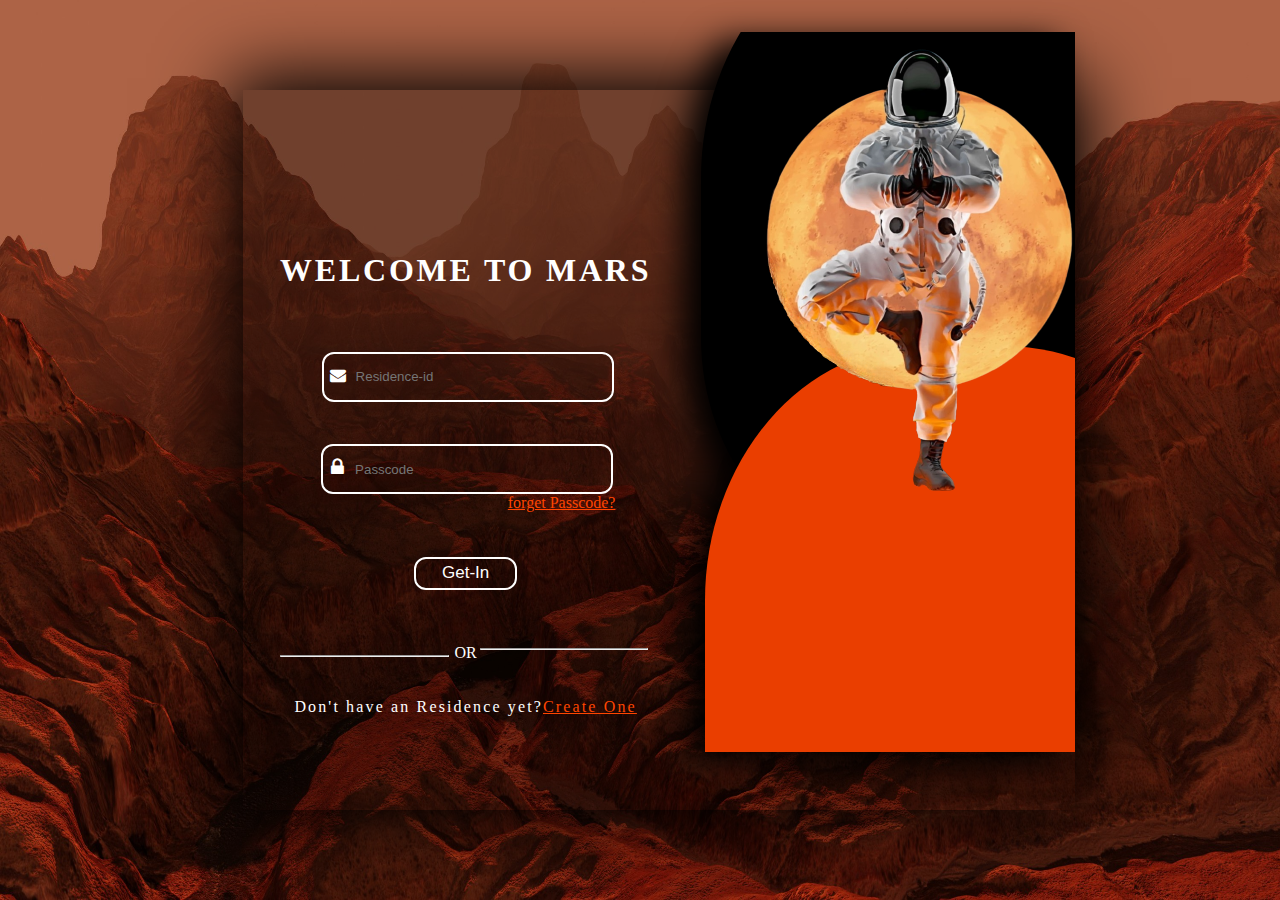
<file: cc webpage/index.html>
<!DOCTYPE html>
<html lang="en">

<head>
    <meta charset="UTF-8">
    <meta http-equiv="X-UA-Compatible" content="IE=edge">
    <meta name="viewport" content="width=device-width, initial-scale=1.0, shrink-to-fit=no">
    <title>WELCOME TO MARS</title>
    <link rel="stylesheet" href="https://cdnjs.cloudflare.com/ajax/libs/font-awesome/4.7.0/css/font-awesome.min.css">
    <link rel="stylesheet" href="css/style.css">
</head>

<body>
    <div class="container">
        <div class="form">
            <h1>WELCOME TO MARS</h1>
            <div class="input">
                <span><i class="fa fa-envelope"></i></span>
                <input class="email" type="text" placeholder="Residence-id">
            </div>
            <div class="input">
                <span><i class="fa fa-lock"></i></span>
                <input class="password" type="password" placeholder="Passcode">
            </div>
            <p class="forget"><a href="pass.html">forget Passcode?</a></p>
            <a href="login.html"><button>Get-In</button></a>
            <div class="box">
                <hr class="hr1">
                <p class="or">OR</p>
                <hr class="hr2">
            </div>
            <p class="create">Don't have an Residence yet?<a href="create.html">Create One</a></p>
        </div>
        
        <div class="img">
            <img src="img/astro yog cleanup.png" alt="">
        </div>
    </div>
</body>

</html>
</file>
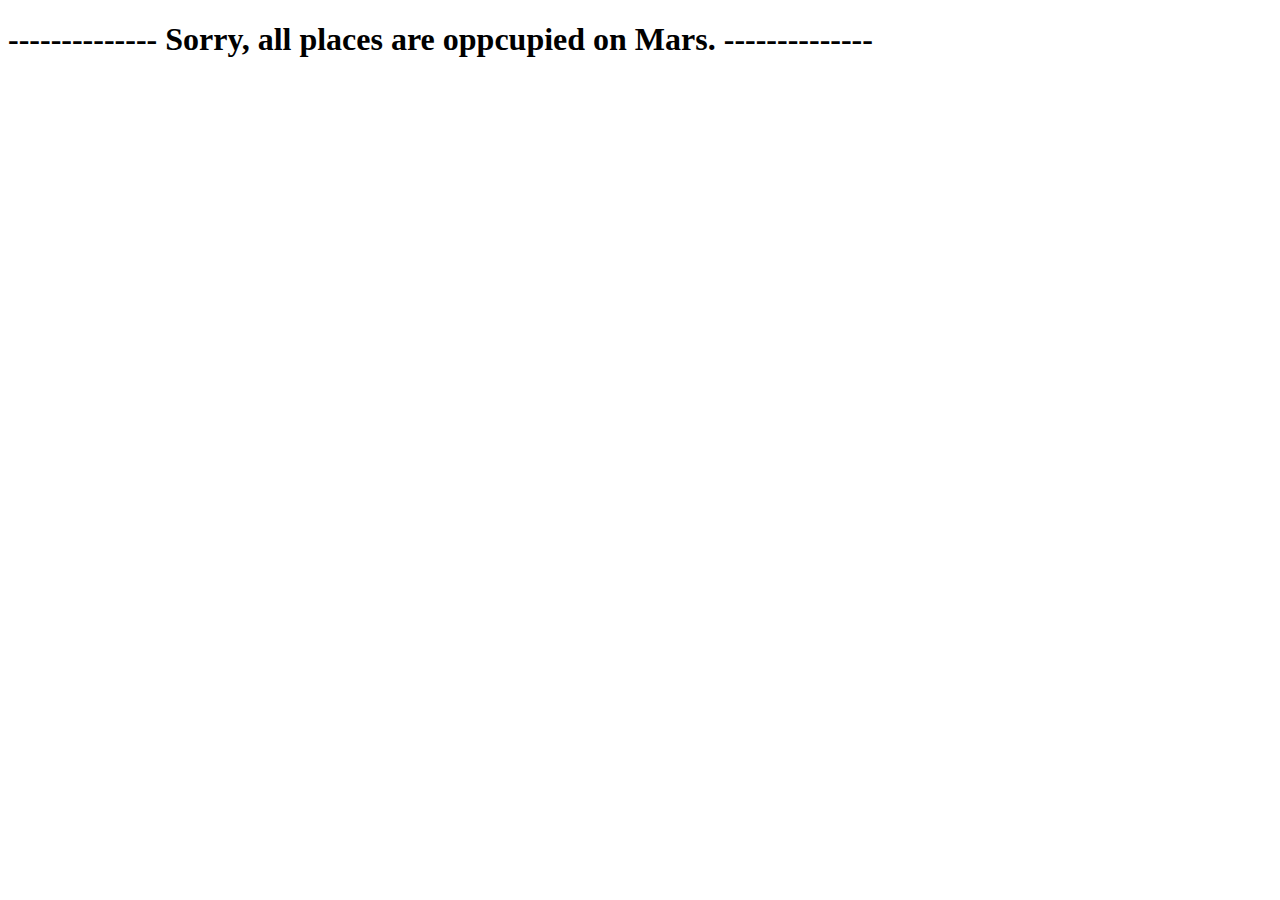
<file: cc webpage/create.html>
<!DOCTYPE html>
<html lang="en">
<head>
    <meta charset="UTF-8">
    <meta http-equiv="X-UA-Compatible" content="IE=edge">
    <meta name="viewport" content="width=device-width, initial-scale=1.0">
    <title>New Residence</title>
</head>
<body>
   
    <h1>-------------- Sorry, all places are oppcupied on Mars. --------------</h1>
    
</body>
</html>
</file>
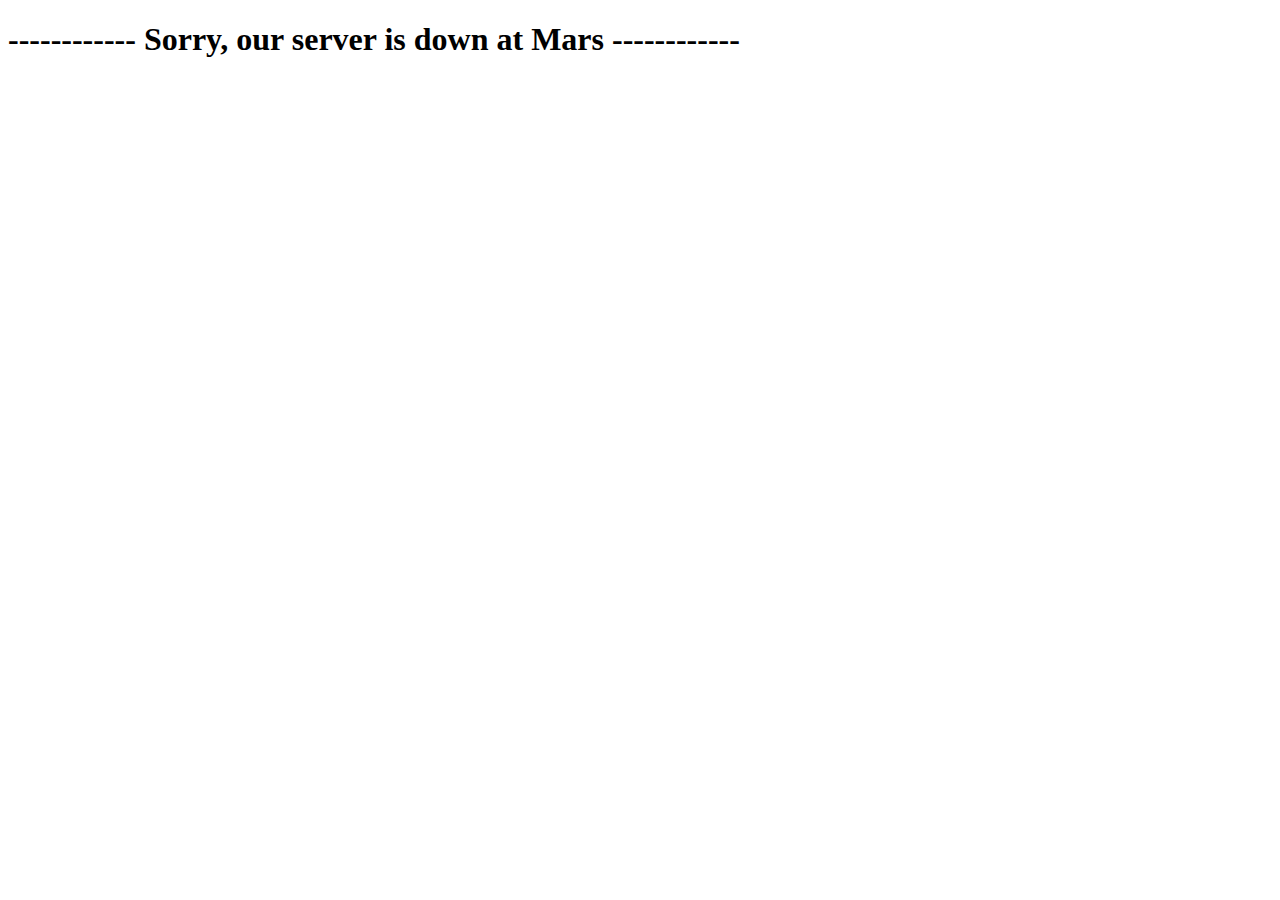
<file: cc webpage/login.html>
<!DOCTYPE html>
<html lang="en">
<head>
    <meta charset="UTF-8">
    <meta http-equiv="X-UA-Compatible" content="IE=edge">
    <meta name="viewport" content="width=device-width, initial-scale=1.0">
    <title>Get-In</title>
</head>
<body>
   <h1>------------ Sorry, our server is down at Mars ------------</h1>
      
</body>
</html>
</file>
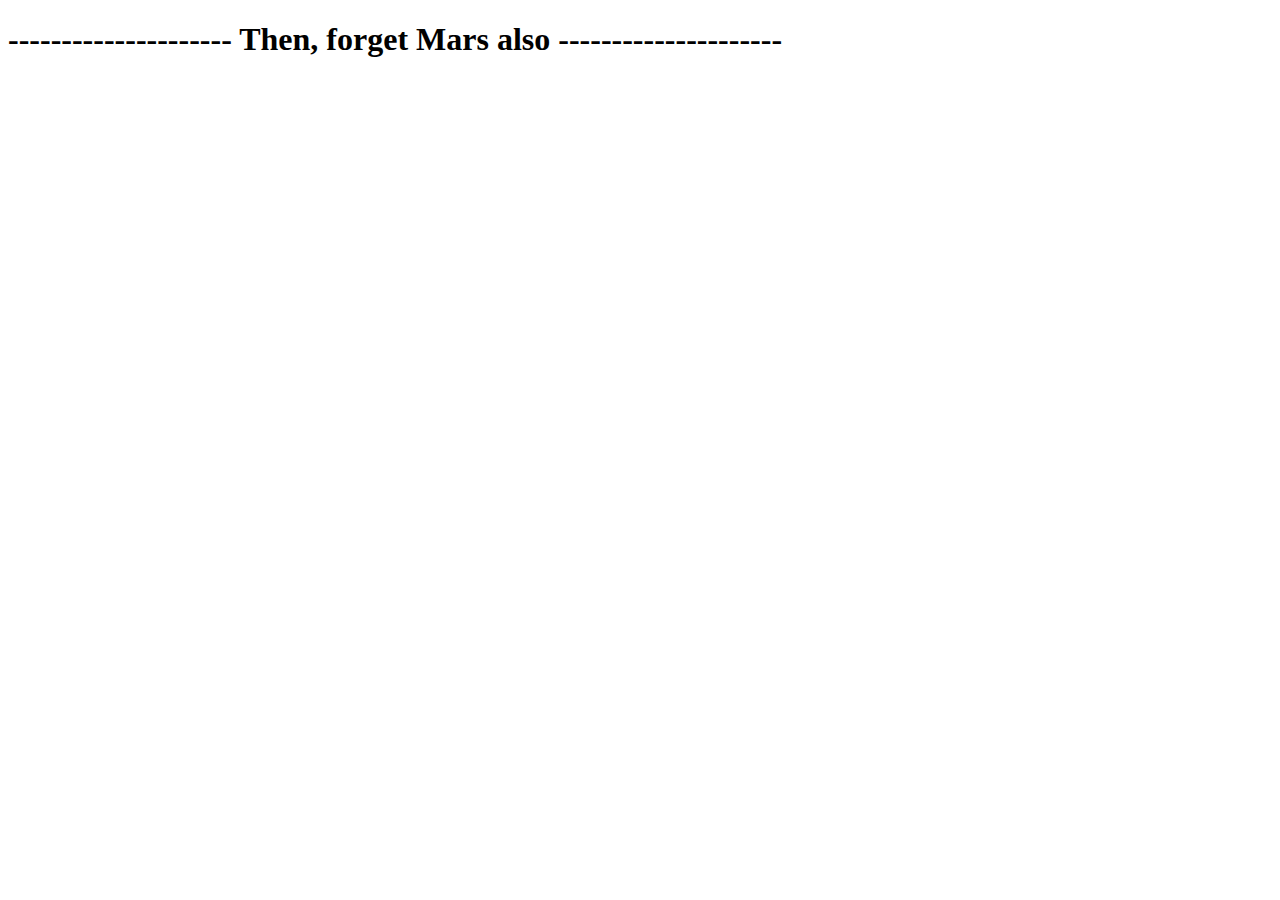
<file: cc webpage/pass.html>
<!DOCTYPE html>
<html lang="en">
<head>
    <meta charset="UTF-8">
    <meta http-equiv="X-UA-Compatible" content="IE=edge">
    <meta name="viewport" content="width=device-width, initial-scale=1.0">
    <title>forget Passcode</title>
</head>
<body>
    <h1>--------------------- Then, forget Mars also ---------------------</h1>
</body>
</html>
</file>
<file: cc webpage/css/style.css>
*{
    margin: 0;
    padding: 0;
}

body {
    background-image: url("../img/mars air.jpg");
    background-size: 100vw 100vh;
    background-repeat: no-repeat;
}

.container {
    width: 65vw;
    height: 80vh;
    background-color: #00000059;
    margin: 10vh 19vw;
    color: white;
    box-shadow: 0px 0px 70px 12px black;
}

.form{
    display: inline-flex;
    flex-direction: column;
    align-items: center;
}

.form h1{
    padding: 18vh 0vw 3vh 0vw;
    letter-spacing: 0.087em;
}

.email{
    background-color: rgba(0, 0, 0, 0);
    color: white;
    width: 20vw;
    height: 5vh;
    border-radius: 12px;
    margin: 4vh 0vw 3vh -1vw;
    border: 2px solid white;
    padding-left: 2.5vw;
    padding-bottom: 1px;
}

.email:hover{
    background-color: rgba(255, 68, 0, 0.178);
}

.email:active,
.email:focus,
.email:hover {
	outline: none;
    background-color: rgba(255, 68, 0, 0.178);
}

.password{
    background-color: rgba(0, 0, 0, 0);
    color: white;
    width: 20vw;
    border: 2px solid white;
    height: 5vh;
    border-radius: 12px;
    margin: -2vh -1vw 0vh -2.1vw;
    padding-left: 2.5vw;
    padding-top: 1px;   
}

.password:hover{
    background-color: rgba(255, 68, 0, 0.178);
}

.password:active,
.password:focus,
.password:hover {
	outline: none;
    background-color: rgba(255, 68, 0, 0.178);
}

.fa-envelope{
    margin-left: 1vw;
    width: 0;

}

.fa-lock{
    margin-top: 3.1vh;
    margin-left: 0vw;
    font-size: 20px;
}

.forget{
    margin: 0vh 0 5vh 15vw
}
.forget a{
    color: orangered;
}

.form button{
    padding: 0.5vh 2vw;
font-size: 17px;
background-color: #f5f5dc00;
color: white;
border-radius: 12px;
border: 2px white solid;
cursor: pointer;
}

.form button:hover{
    background-color: rgba(255, 68, 0, 0.288);
}

.box .hr1{
    margin:1.2vh 0 0 -13.6vw ;
    position: absolute;
}
.box .hr2{
    margin: -1.6vh 0vw 0vw 2vw;
    position: absolute;
}
.box{
    margin-top: 6vh;
}
.box hr{
    color: white;
    width: 13vw;
}

.create{
    margin: 4vh 4vw;
    letter-spacing: 0.134em;
}

.create a{
    color: orangered;
}

.img img{
    margin-left: 3vw;
}

.img{
    width: 34vw;
    height: 80vh;
    margin:-80vh 0 0vh 31vw;
    position: absolute;
    overflow: hidden;
    filter:drop-shadow(-19px 10px 17px black);

}
.img::before,
.img::after {
  content: "";
  position: absolute;
  width: 545px;
  height: 636px;
  border-top-left-radius: 40%;
  border-top-right-radius: 45%;
  border-bottom-left-radius: 35%;
  border-bottom-right-radius: 40%;
  z-index: -1;
}
.img::before {
    left: 14%;
    bottom: -10%;
    background-color: #000;
    animation: waves 6s infinite linear;
    top: -15%;
  }
  .img::after {
    left: 15%;
    bottom: -32%;
    background-color: #ea3e00;
    animation: waves 6s infinite linear;
  }
  @keyframes waves {
    from {
      transform: rotate(0);
    }
    to {
      transform: rotate(360deg);
    }
  }

@media  screen and (max-width:430px) and (max-height:930px) {
    
    body{
        background-size: 1330px 1020px;
    }
    
    .container{
        height: 470px;
        margin: 65px 19vw;
    }
    
    .form h1{
        padding: 30px 0vw 20px 0vw;
        font-size: 5vw;
    }

    .email{
        width: 170px;
        height: 35px;
        padding-left: 7.5vw;
        margin: 36px 0 10px -3vw;
    }

    .password{
        width: 170px;
        height: 35px;
        padding-left: 7vw;
        margin: 20px 0 40px -15px;
    }

    .fa-lock{
        margin-left: 4px;
        width: 2px;
    }

    .forget{
        margin: -37px 0 30px 31vw;
        font-size: 3vw;
    }

    .form button{
        padding: 0.5vh 8vw;
    }

    .box{
        margin-top: 45px;
    }

    .box hr{
        width: 25vw;
    }

    .box .hr1{
        margin: 8px 0 0 -26.6vw;
    }

    .box .hr2{
        margin: -11px 0vw 0vw 6vw;
    }

    .create{
        margin: 25px 35px;
        letter-spacing: 0.134em;
    }

    .img{
        width: 280px;
        height: 370px;
        margin: 61px 0 0 72px;
        filter: none;
    }
    
    .img img{
        margin-left: 30px;
        margin-top: 70px;
        width: 70vw;
    }

    .img::before,
    .img::after{
        width: 350px;
        height: 300px;

    }

    .img::before{
        left: 20%;
        bottom: 0;
        top: 15%;
    }

    .img::after{
        left: 17%;
        bottom: -7%;
        animation-duration: 7s;
    }

  }
</file>
